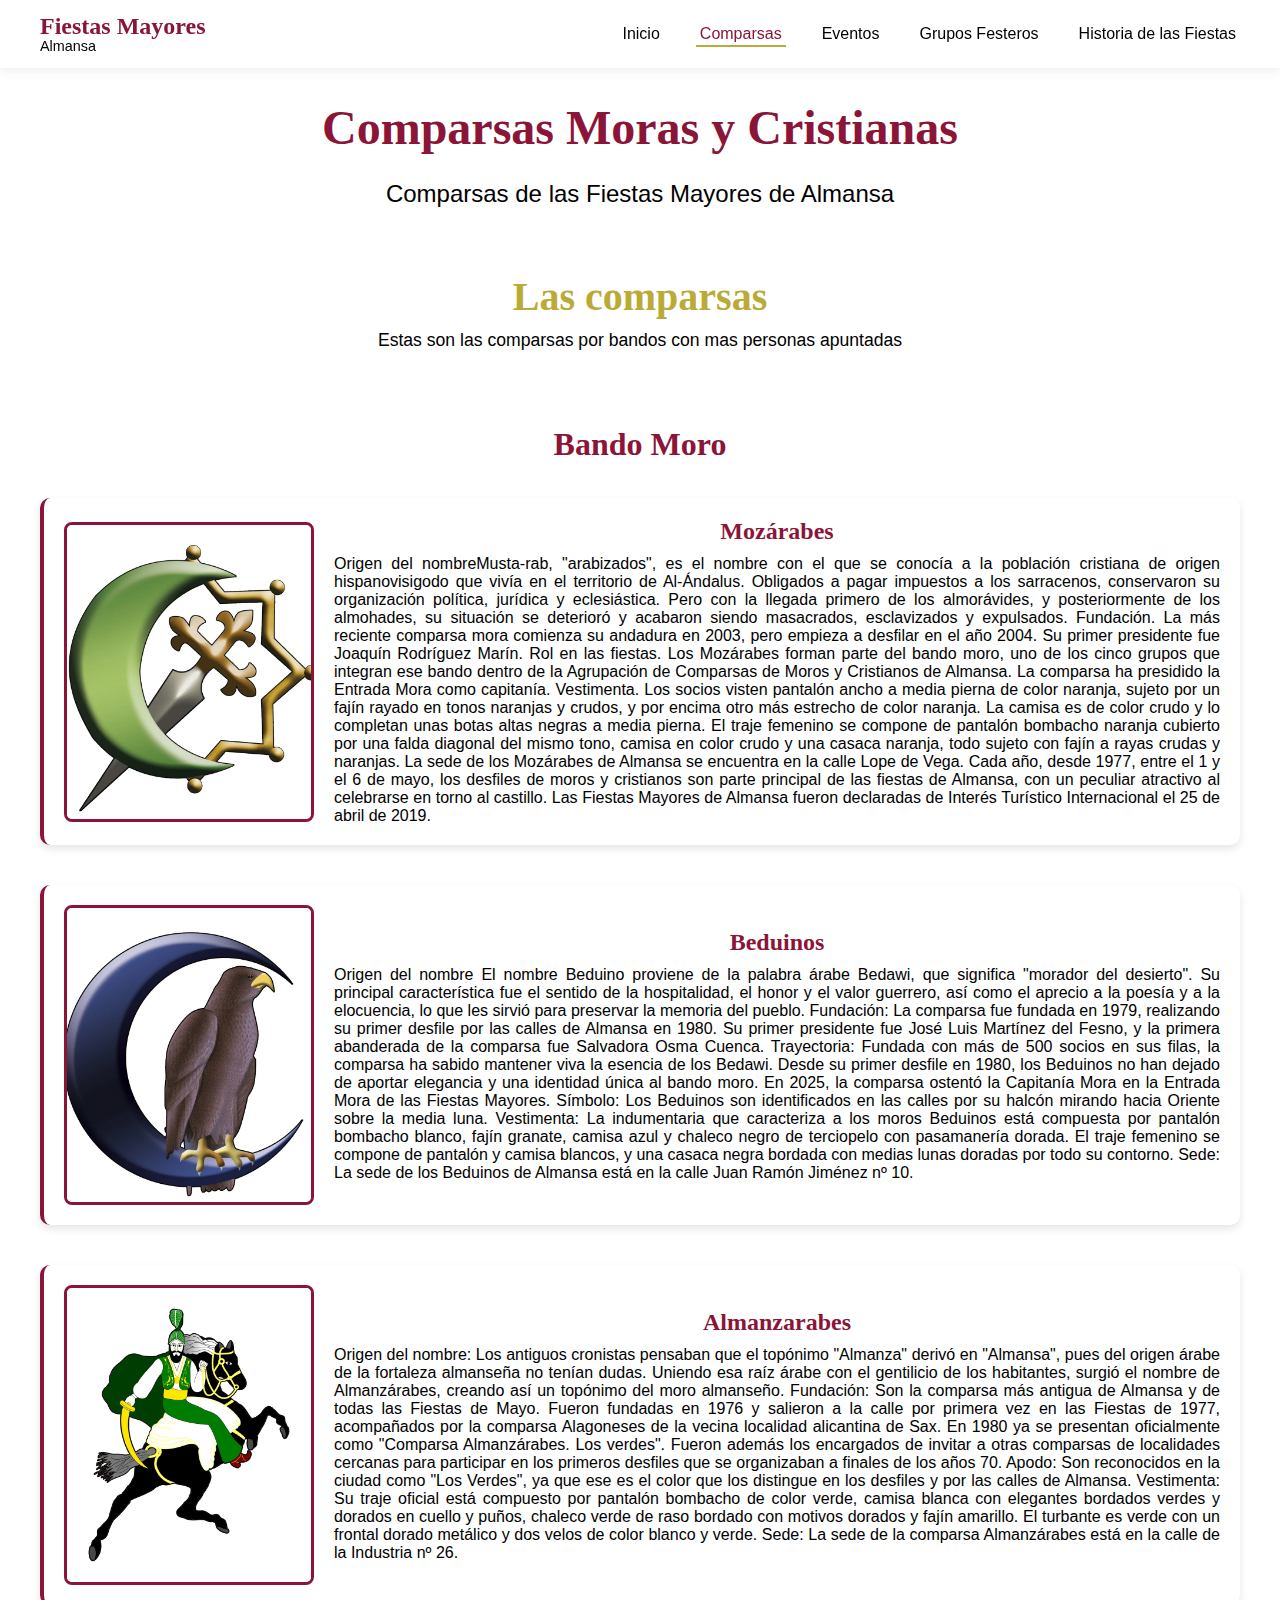
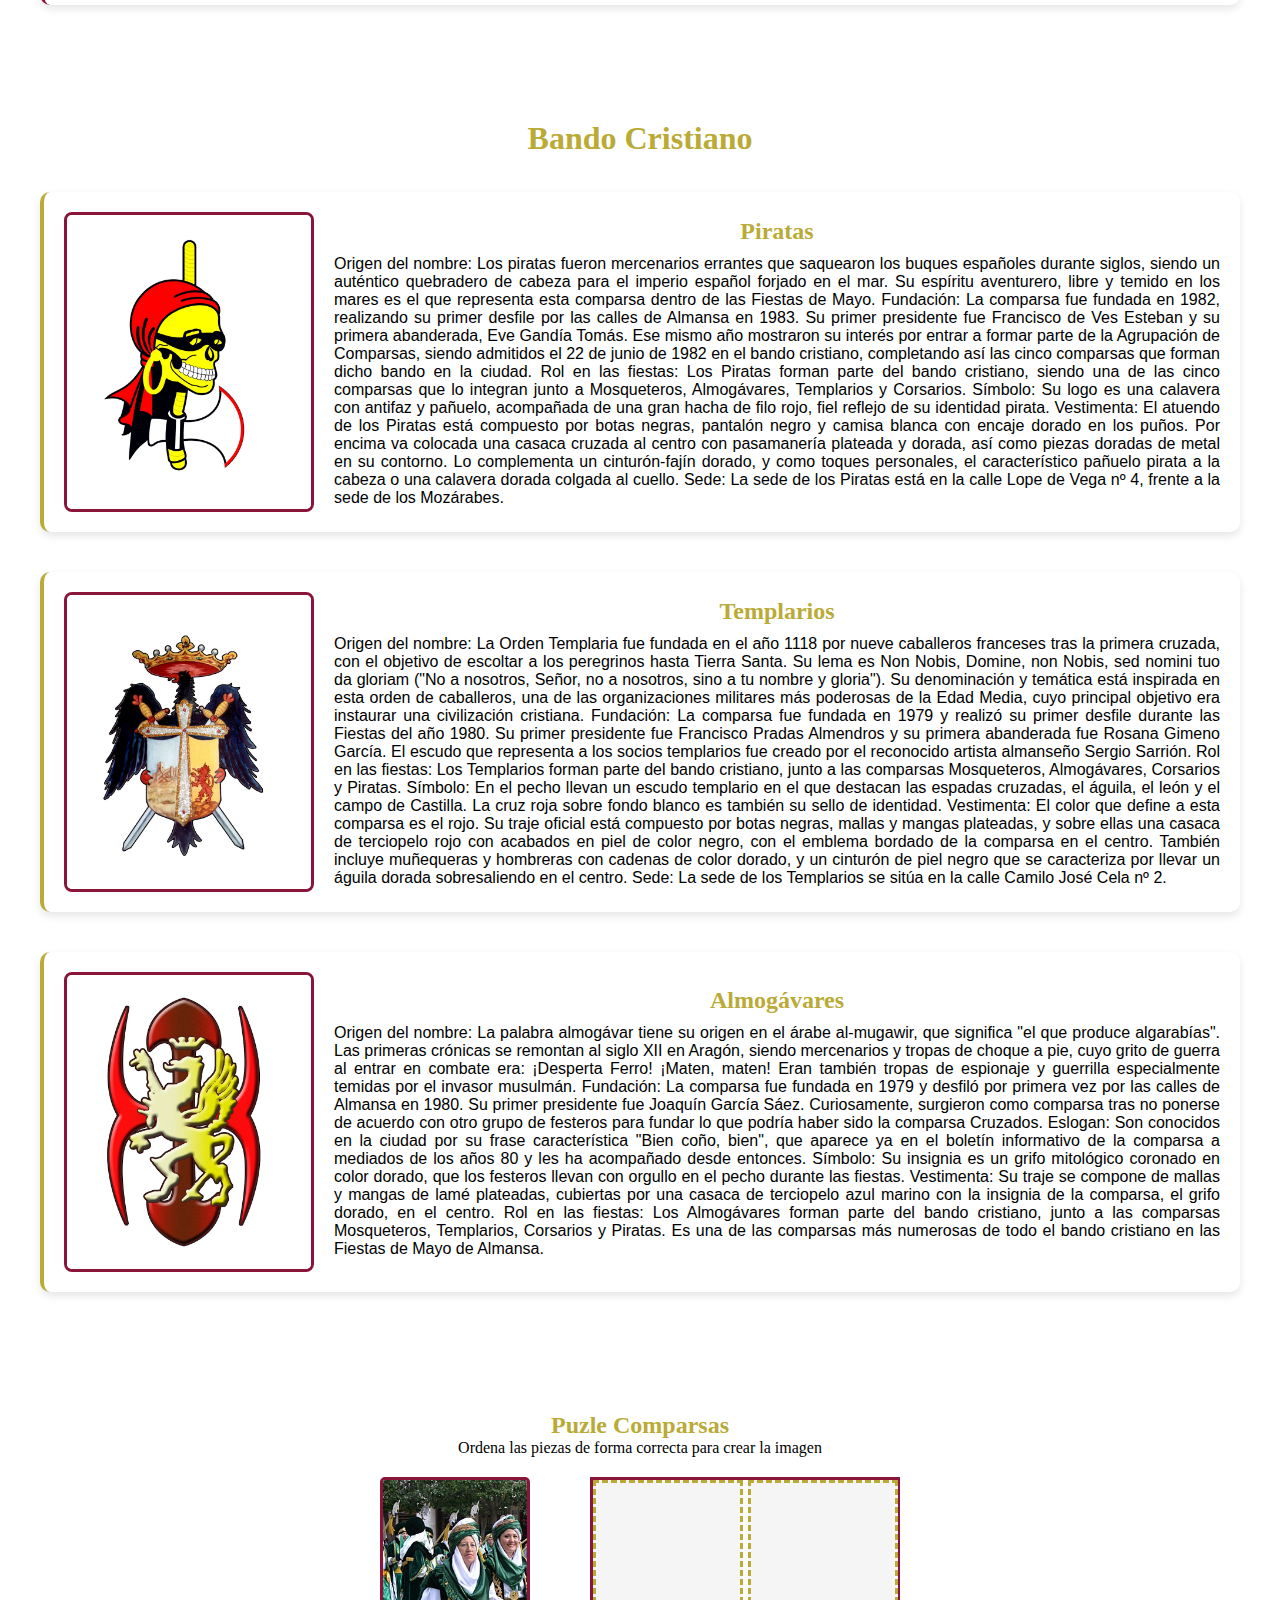
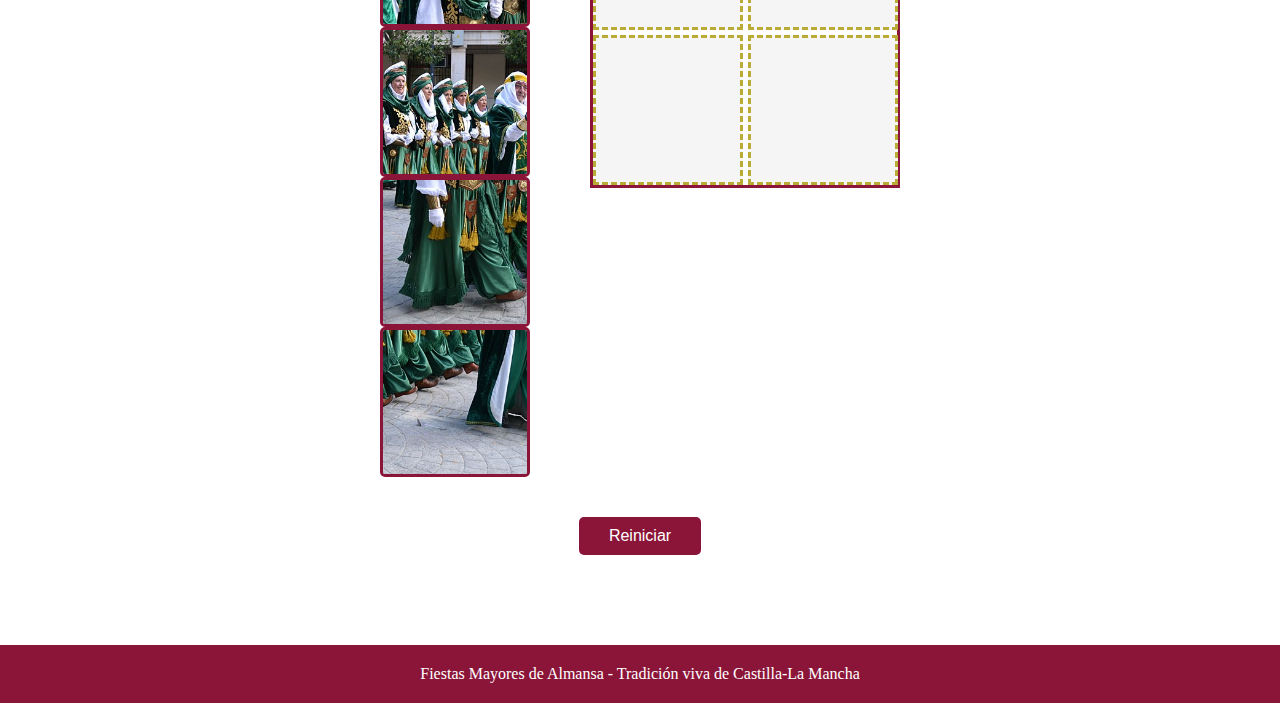
<file: ComparsasCristianas.html>
<!DOCTYPE html>
<html lang="es">
<head>
    <meta charset="UTF-8">
    <meta name="viewport" content="width=device-width, initial-scale=1.0">
    <meta name="author" content="Alex Angosto Jiménez">
    <meta name="keywords" content="Almansa, Comparsas Moras, Comparsas Crisitianas, Fiestas de Mayo">
    <meta name="description" content="Fiestas Mayores de Almansa">
    <link rel="stylesheet" href="Hoja_estilos_GF.css">
    <link rel="stylesheet" href="Estilo_Comparsas.css">
    <script src="PuzzleAlex.js" defer></script>
    <title>Comparsas Cristianas y Moras</title>
</head>
<body>
    <header>
        <div class="menu">
            <a href="Inicio.html">
                <h2>Fiestas Mayores</h2>
                <p>Almansa</p>
            </a>
            <nav class="pags">
                <a class="pag" href="Inicio.html">Inicio</a>
                <a class="pag activo" href="ComparsasCristianas.html">Comparsas</a>
                <a class="pag" href="Eventos.html">Eventos</a>
                <a class="pag" href="GruposFesteros.html">Grupos Festeros</a>
                <a class="pag" href="Historia.html">Historia de las Fiestas</a>
            </nav>
        </div>
        <h1>Comparsas Moras y Cristianas</h1>
        <h3 class="sub">Comparsas de las Fiestas Mayores de Almansa</h3>
    </header>
    <section id="comparsas">
            <div class="comparsas-header">
                <h2>Las comparsas</h2>
                <p>Estas son las comparsas por bandos con mas personas apuntadas</p>
            </div>
            <div class="bando" id="moros">
                <div class="bando-titulo moro">
                    <h3>Bando Moro</h3>
                </div>
                
                <div class="comparsas-grid">
                <div class="comparsa-card moro">
                    <img src="Imagenes/mozarabes.jpg" alt="Mozárabes">
                    <div class="comparsa-texto">
                    <h4>Mozárabes</h4>
                    <p>Origen del nombreMusta-rab, "arabizados", es el nombre con el que se conocía a la población cristiana de origen hispanovisigodo que vivía en el territorio de Al-Ándalus.
                    Obligados a pagar impuestos a los sarracenos, conservaron su organización política, jurídica y eclesiástica.
                    Pero con la llegada primero de los almorávides, y posteriormente de los almohades, su situación se deterioró y acabaron siendo masacrados,
                    esclavizados y expulsados.
                    Fundación. La más reciente comparsa mora comienza su andadura en 2003, pero empieza a desfilar en el año 2004.
                    Su primer presidente fue Joaquín Rodríguez Marín.
                    Rol en las fiestas. Los Mozárabes forman parte del bando moro, uno de los cinco grupos que integran ese bando dentro de la Agrupación
                    de Comparsas de Moros y Cristianos de Almansa. La comparsa ha presidido la Entrada Mora como capitanía.
                    Vestimenta. Los socios visten pantalón ancho a media pierna de color naranja, sujeto por un fajín rayado en tonos naranjas y crudos,
                    y por encima otro más estrecho de color naranja. La camisa es de color crudo y lo completan unas botas altas negras a media pierna. El traje femenino se compone de pantalón bombacho naranja cubierto por una falda diagonal del mismo tono, camisa en color crudo y una casaca naranja, todo sujeto con fajín a rayas crudas y naranjas.
                    La sede de los Mozárabes de Almansa se encuentra en la calle Lope de Vega.
                    Cada año, desde 1977, entre el 1 y el 6 de mayo, los desfiles de moros y cristianos son parte principal de las fiestas de Almansa, con un peculiar atractivo al celebrarse en torno al castillo. Las Fiestas Mayores de Almansa fueron declaradas de Interés Turístico Internacional el 25 de abril de 2019.</p>
                    </div>
                </div>

                <div class="comparsa-card moro">
                    <img src="Imagenes/beduinos.jpg" alt="Beduinos">
                    <div class="comparsa-texto">
                    <h4>Beduinos</h4>
                    <p>
                        Origen del nombre
                        El nombre Beduino proviene de la palabra árabe Bedawi, que significa "morador del desierto". Su principal característica fue el sentido de la hospitalidad, el honor y el valor guerrero, así como el aprecio a la poesía y a la elocuencia, lo que les sirvió para preservar la memoria del pueblo.
                        Fundación: La comparsa fue fundada en 1979, realizando su primer desfile por las calles de Almansa en 1980. Su primer presidente fue José Luis Martínez del Fesno, y la primera abanderada de la comparsa fue Salvadora Osma Cuenca.
                        Trayectoria: Fundada con más de 500 socios en sus filas, la comparsa ha sabido mantener viva la esencia de los Bedawi. Desde su primer desfile en 1980, los Beduinos no han dejado de aportar elegancia y una identidad única al bando moro. En 2025, la comparsa ostentó la Capitanía Mora en la Entrada Mora de las Fiestas Mayores.
                        Símbolo: Los Beduinos son identificados en las calles por su halcón mirando hacia Oriente sobre la media luna.
                        Vestimenta: La indumentaria que caracteriza a los moros Beduinos está compuesta por pantalón bombacho blanco, fajín granate, camisa azul y chaleco negro de terciopelo con pasamanería dorada. El traje femenino se compone de pantalón y camisa blancos, y una casaca negra bordada con medias lunas doradas por todo su contorno.
                        Sede: La sede de los Beduinos de Almansa está en la calle Juan Ramón Jiménez nº 10.
                    </p>
                    </div>
                </div>

                <div class="comparsa-card moro">
                    <img src="Imagenes/almanzarabes.jpg" alt="Almanzarabes">
                    <div class="comparsa-texto">
                    <h4>Almanzarabes</h4>
                    <p>
                    Origen del nombre: Los antiguos cronistas pensaban que el topónimo "Almanza" derivó en "Almansa", pues del origen árabe de la fortaleza almanseña no tenían dudas. Uniendo esa raíz árabe con el gentilicio de los habitantes, surgió el nombre de Almanzárabes, creando así un topónimo del moro almanseño.
                    Fundación: Son la comparsa más antigua de Almansa y de todas las Fiestas de Mayo. Fueron fundadas en 1976 y salieron a la calle por primera vez en las Fiestas de 1977, acompañados por la comparsa Alagoneses de la vecina localidad alicantina de Sax. En 1980 ya se presentan oficialmente como "Comparsa Almanzárabes. Los verdes". Fueron además los encargados de invitar a otras comparsas de localidades cercanas para participar en los primeros desfiles que se organizaban a finales de los años 70.
                    Apodo: Son reconocidos en la ciudad como "Los Verdes", ya que ese es el color que los distingue en los desfiles y por las calles de Almansa.
                    Vestimenta: Su traje oficial está compuesto por pantalón bombacho de color verde, camisa blanca con elegantes bordados verdes y dorados en cuello y puños, chaleco verde de raso bordado con motivos dorados y fajín amarillo. El turbante es verde con un frontal dorado metálico y dos velos de color blanco y verde.
                    Sede: La sede de la comparsa Almanzárabes está en la calle de la Industria nº 26.
                    </p>
                    </div>
                </div>
            </div>
            </div>
            <div class="bando" id="cristianos">
                <div class="bando-titulo cristiano">
                    <h3>Bando Cristiano</h3>
                </div>
                <div class="comparsas-grid">
                    <div class="comparsa-card cristiano">
                        <img src="Imagenes/piratas.jpg" alt="Piratas">
                        <div class="comparsa-texto">
                        <h4>Piratas</h4>
                        <p>
                            Origen del nombre: Los piratas fueron mercenarios errantes que saquearon los buques españoles durante siglos, siendo un auténtico quebradero de cabeza para el imperio español forjado en el mar. Su espíritu aventurero, libre y temido en los mares es el que representa esta comparsa dentro de las Fiestas de Mayo.
                            Fundación: La comparsa fue fundada en 1982, realizando su primer desfile por las calles de Almansa en 1983. Su primer presidente fue Francisco de Ves Esteban y su primera abanderada, Eve Gandía Tomás. Ese mismo año mostraron su interés por entrar a formar parte de la Agrupación de Comparsas, siendo admitidos el 22 de junio de 1982 en el bando cristiano, completando así las cinco comparsas que forman dicho bando en la ciudad.
                            Rol en las fiestas: Los Piratas forman parte del bando cristiano, siendo una de las cinco comparsas que lo integran junto a Mosqueteros, Almogávares, Templarios y Corsarios.
                            Símbolo: Su logo es una calavera con antifaz y pañuelo, acompañada de una gran hacha de filo rojo, fiel reflejo de su identidad pirata.
                            Vestimenta: El atuendo de los Piratas está compuesto por botas negras, pantalón negro y camisa blanca con encaje dorado en los puños. Por encima va colocada una casaca cruzada al centro con pasamanería plateada y dorada, así como piezas doradas de metal en su contorno. Lo complementa un cinturón-fajín dorado, y como toques personales, el característico pañuelo pirata a la cabeza o una calavera dorada colgada al cuello.
                            Sede: La sede de los Piratas está en la calle Lope de Vega nº 4, frente a la sede de los Mozárabes.
                        </p>
                        </div>
                    </div>
                <div class="comparsa-card cristiano">
                    <img src="Imagenes/templarios.jpg" alt="Templarios">
                    <div class="comparsa-texto">
                    <h4>Templarios</h4>
                    <p>
                        Origen del nombre: La Orden Templaria fue fundada en el año 1118 por nueve caballeros franceses tras la primera cruzada, con el objetivo de escoltar a los peregrinos hasta Tierra Santa. Su lema es Non Nobis, Domine, non Nobis, sed nomini tuo da gloriam ("No a nosotros, Señor, no a nosotros, sino a tu nombre y gloria"). Su denominación y temática está inspirada en esta orden de caballeros, una de las organizaciones militares más poderosas de la Edad Media, cuyo principal objetivo era instaurar una civilización cristiana.
                        Fundación: La comparsa fue fundada en 1979 y realizó su primer desfile durante las Fiestas del año 1980. Su primer presidente fue Francisco Pradas Almendros y su primera abanderada fue Rosana Gimeno García. El escudo que representa a los socios templarios fue creado por el reconocido artista almanseño Sergio Sarrión.
                        Rol en las fiestas: Los Templarios forman parte del bando cristiano, junto a las comparsas Mosqueteros, Almogávares, Corsarios y Piratas.
                        Símbolo: En el pecho llevan un escudo templario en el que destacan las espadas cruzadas, el águila, el león y el campo de Castilla. La cruz roja sobre fondo blanco es también su sello de identidad.
                        Vestimenta: El color que define a esta comparsa es el rojo. Su traje oficial está compuesto por botas negras, mallas y mangas plateadas, y sobre ellas una casaca de terciopelo rojo con acabados en piel de color negro, con el emblema bordado de la comparsa en el centro. También incluye muñequeras y hombreras con cadenas de color dorado, y un cinturón de piel negro que se caracteriza por llevar un águila dorada sobresaliendo en el centro.
                        Sede: La sede de los Templarios se sitúa en la calle Camilo José Cela nº 2.
                    </p>
                    </div>
                </div>
                <div class="comparsa-card cristiano">
                    <img src="Imagenes/almogabares.jpg" alt="Almogávares">
                    <div class="comparsa-texto">
                    <h4>Almogávares</h4>
                    <p>
                        Origen del nombre: La palabra almogávar tiene su origen en el árabe al-mugawir, que significa "el que produce algarabías". Las primeras crónicas se remontan al siglo XII en Aragón, siendo mercenarios y tropas de choque a pie, cuyo grito de guerra al entrar en combate era: ¡Desperta Ferro! ¡Maten, maten! Eran también tropas de espionaje y guerrilla especialmente temidas por el invasor musulmán.
                        Fundación: La comparsa fue fundada en 1979 y desfiló por primera vez por las calles de Almansa en 1980. Su primer presidente fue Joaquín García Sáez. Curiosamente, surgieron como comparsa tras no ponerse de acuerdo con otro grupo de festeros para fundar lo que podría haber sido la comparsa Cruzados.
                        Eslogan: Son conocidos en la ciudad por su frase característica "Bien coño, bien", que aparece ya en el boletín informativo de la comparsa a mediados de los años 80 y les ha acompañado desde entonces.
                        Símbolo: Su insignia es un grifo mitológico coronado en color dorado, que los festeros llevan con orgullo en el pecho durante las fiestas.
                        Vestimenta: Su traje se compone de mallas y mangas de lamé plateadas, cubiertas por una casaca de terciopelo azul marino con la insignia de la comparsa, el grifo dorado, en el centro.
                        Rol en las fiestas: Los Almogávares forman parte del bando cristiano, junto a las comparsas Mosqueteros, Templarios, Corsarios y Piratas. Es una de las comparsas más numerosas de todo el bando cristiano en las Fiestas de Mayo de Almansa.
                    </p>
                    </div>
                </div>
            </div>
        </div>
        </section>

        <section class="puzzle-section" id="puzzle">
            <h2>Puzle Comparsas</h2>
            <p>Ordena las piezas de forma correcta para crear la imagen</p>
            <div class="puzzle-contenedor">
                <div class=" puzzle-pieza-sueltas" id="piezasSueltas">
                    <div class="puzzle-pieza" id="pieza0" draggable="true" data-pos="0">
                        <img src="Imagenes/pieza0.jpg" alt="pieza0">
            </div>
            <div class="puzzle-pieza" id="pieza1" draggable="true" data-pos="1">
                <img src="Imagenes/pieza1.jpg" alt="pieza1">

            </div>
            <div class="puzzle-pieza" id="pieza2" draggable="true" data-pos="2">
                <img src="Imagenes/pieza2.jpg" alt="pieza2">
            </div>
            <div class="puzzle-pieza" id="pieza3" draggable="true" data-pos="3">
                <img src="Imagenes/pieza3.jpg" alt="pieza3">
            </div>
                </div>

            <div class="puzzle-tablero" id="puzzleTablero">
            <div class="puzzle-hueco" data-hueco="0"></div>
            <div class="puzzle-hueco" data-hueco="1"></div>
            <div class="puzzle-hueco" data-hueco="2"></div>
            <div class="puzzle-hueco" data-hueco="3"></div>
            </div>
        </div>
            <button class="puzzle-boton" id="puzzleReiniciar">Reiniciar</button>
        </section>
        
    <footer>Fiestas Mayores de Almansa - Tradición viva de Castilla-La Mancha</footer>
</body>
</html>
</file>
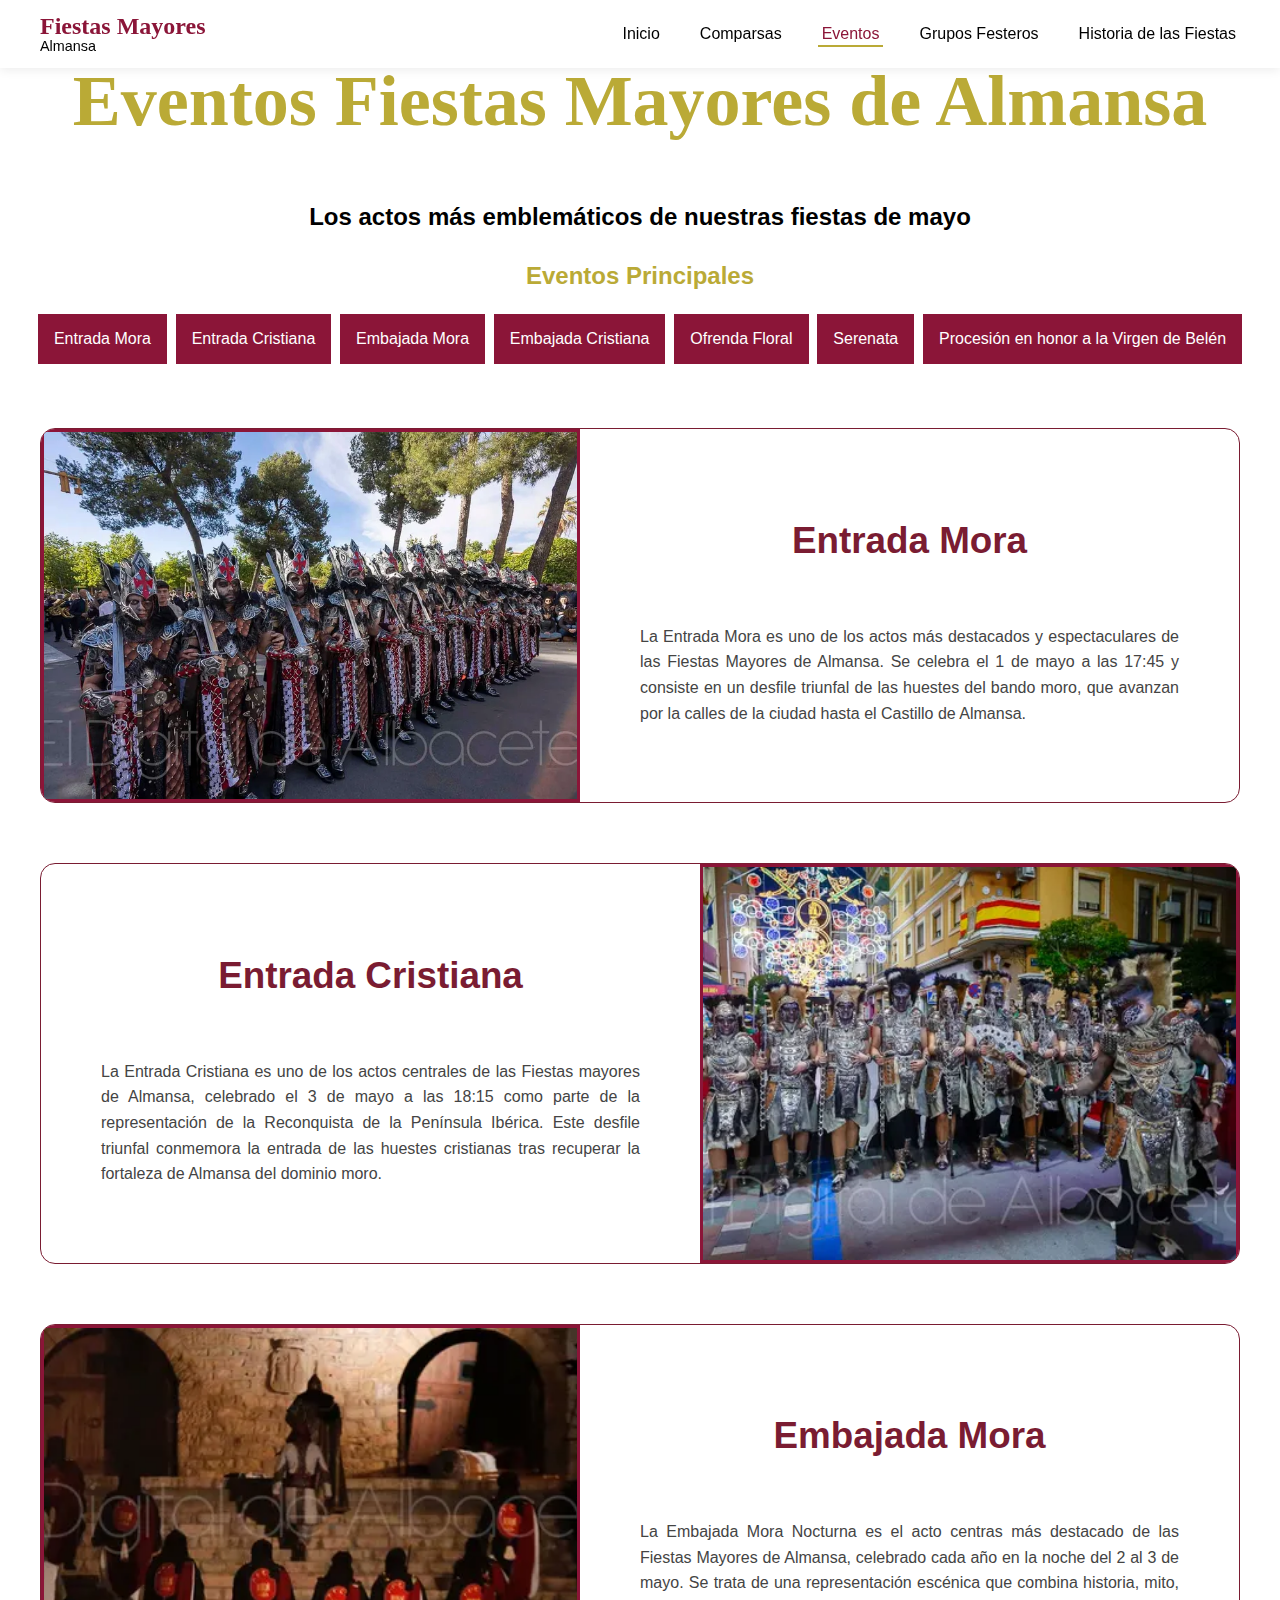
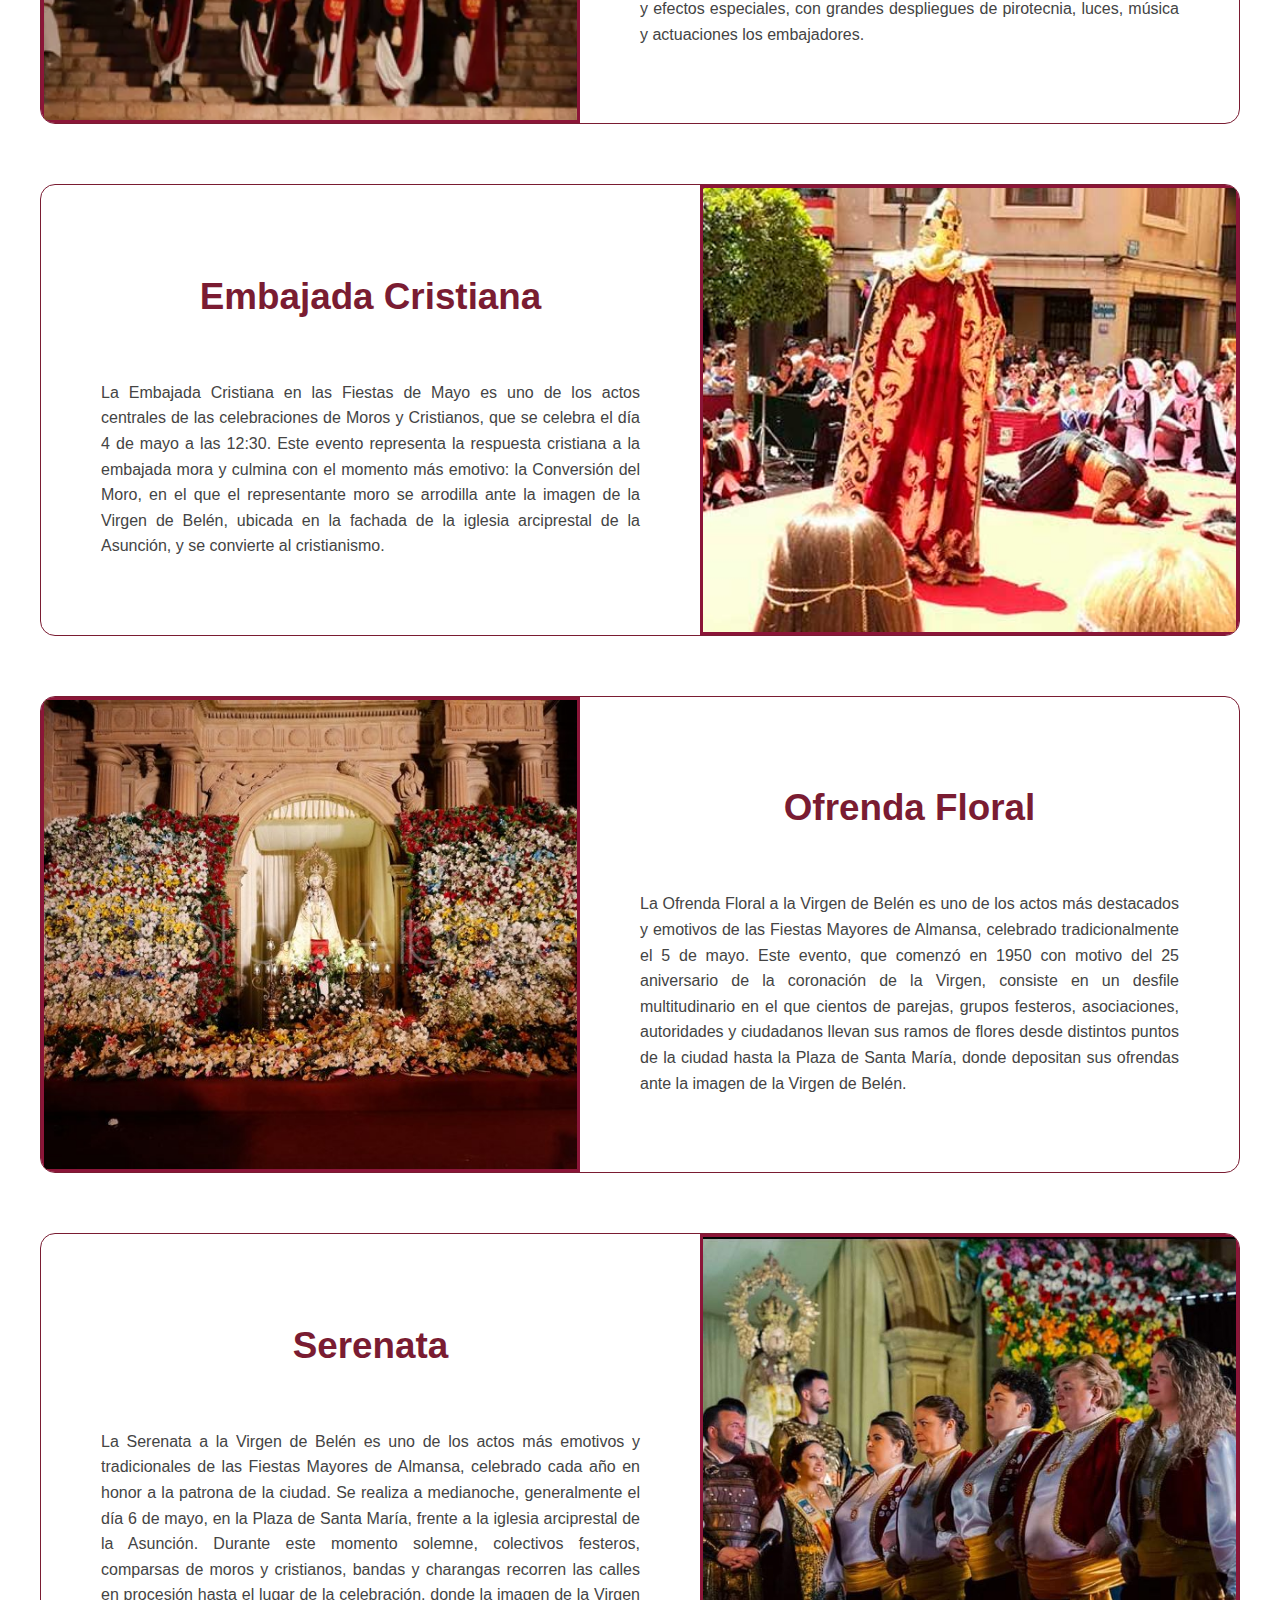
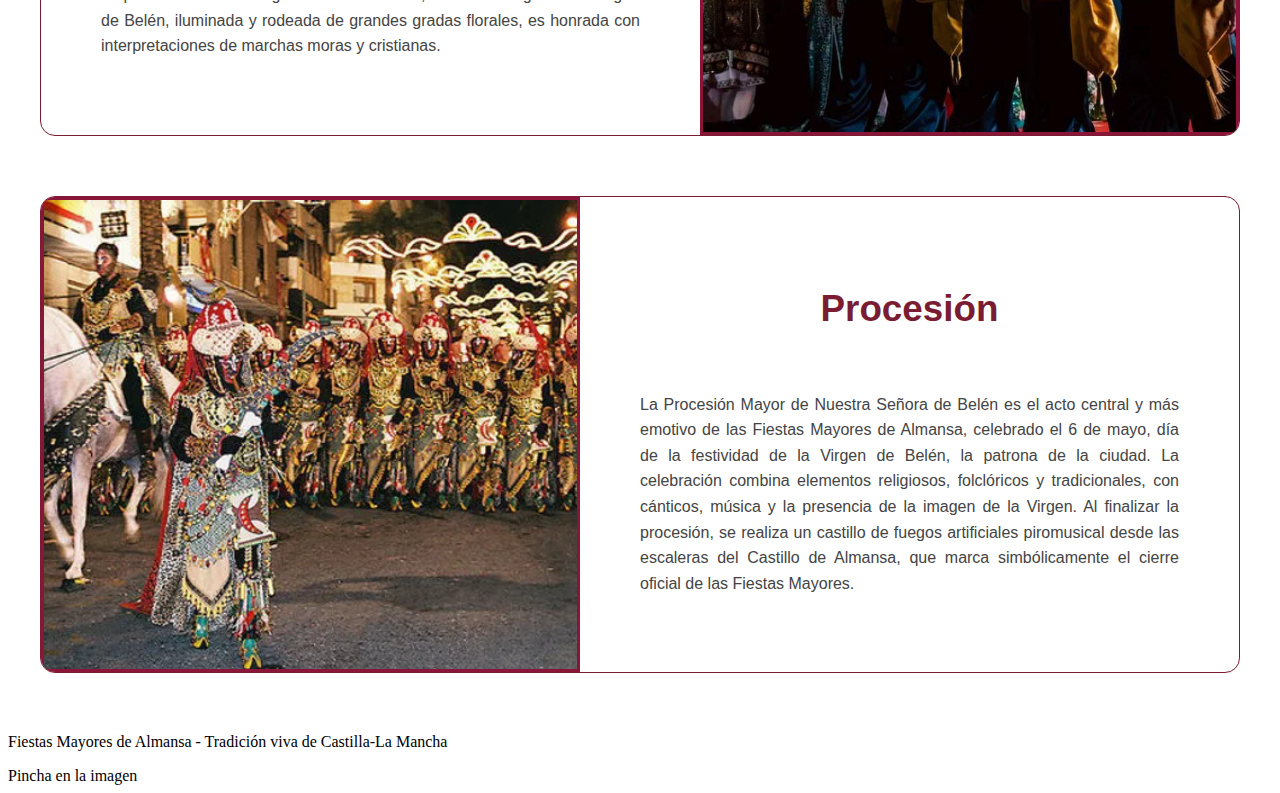
<file: Eventos.html>
<!DOCTYPE html>
<html lang="es">
<head>
    <meta charset="UTF-8">
    <meta name="viewport" content="width=device-width, initial-scale=1.0">
    <title>Eventos de las Fiestas Mayores de Almansa</title>
    <link rel="stylesheet" href="Hoja_estilos_GF.css">
</head>
<body>
    <header>
            <!--Menú-->
        <div class="menu">
            <a href="Inicio.html">
                <h2>Fiestas Mayores</h2>
                <p>Almansa</p>     
            </a>
            <nav class="pags">
                <a class="pag" href="Inicio.html">Inicio</a>
                <a class="pag" href="ComparsasCristianas.html">Comparsas</a>
                <a class="pag activo" href="Eventos.html">Eventos</a>
                <a class="pag" href="GruposFesteros.html">Grupos Festeros</a>
                <a class="pag" href="Historia.html">Historia de las Fiestas</a>
            </nav>

        </div>
            <!--Encabezado-->
        <div>  
            <h2>Eventos Fiestas Mayores de Almansa</h2>
            <h4 class="sub">Los actos más emblemáticos de nuestras fiestas de mayo</h4>
        </div>
    </header>
        <!--Submenú-->
    <main>
        <h2>Eventos Principales</h2>
        <nav class="secciones">
            <a class="caja" href="#entradaMora">Entrada Mora</a>
            <a class="caja" href="#entradaCristiana">Entrada Cristiana</a>
            <a class="caja" href="#embajadaMora">Embajada Mora</a>
            <a class="caja" href="#embajadaCristiana">Embajada Cristiana</a>
            <a class="caja" href="#ofrenda">Ofrenda Floral</a>
            <a class="caja" href="#serenata">Serenata</a>
            <a class="caja" href="#procesion">Procesión en honor a la Virgen de Belén</a>

        </nav>
            <!--Entrada Mora-->
        <section class="contenedorEvento" id="entradaMora">
            <div class="imgEvento">
                <a href="https://www.youtube.com/live/S3SdKBYQs6I?si=9XtKUTEES4jZvRvU" target="_blank">
                    <img src="img-eventos/entrada-mora.jpg" alt="Entrada Mora" class="ImagenTexto">
                </a>
            </div>
            <div class="textoEvento">
                <h2 class="tituloEvento">Entrada Mora</h2>
                <p class="descripcionEvento">
                    La Entrada Mora es uno de los actos más destacados y espectaculares de las Fiestas Mayores de Almansa.
                    Se celebra el 1 de mayo a las 17:45 y consiste en un desfile triunfal de las huestes del bando moro, que
                    avanzan por la calles de la ciudad hasta el Castillo de Almansa.
                </p>
            </div>
        </section>
            <!--Entrada Cristiana-->
        <section class="contenedorEvento" id="entradaCristiana">
            <div class="textoEvento">
                <h2 class="tituloEvento">Entrada Cristiana</h2>
                <p class="descripcionEvento">
                    La Entrada Cristiana es uno de los actos centrales de las Fiestas mayores de Almansa,
                    celebrado el 3 de mayo a las 18:15 como parte de la representación de la Reconquista de la
                    Península Ibérica. Este desfile triunfal conmemora la entrada de las huestes cristianas tras
                    recuperar la fortaleza de Almansa del dominio moro.
                </p>
            </div>
            <div class="imgEvento">
                <a href="https://www.youtube.com/live/wC46RUa93q4?si=yD-IsxKQ5ie5Xnef" target="_blank">
                    <img src="img-eventos/entrada-cristiana.jpg" alt="Entrada Cristiana" class="ImagenTexto">
                </a>
            </div>
        </section>
            <!--Embajada Mora-->
        <section class="contenedorEvento" id="embajadaMora">
            <div class="imgEvento">
                <a href="https://youtu.be/snsrBQq1zDI?si=VZphVxaMDETIrFji" target="_blank">
                    <img src="img-eventos/embajada-mora.jpg" alt="Embajada Mora" class="ImagenTexto">
                </a>
            </div>
            <div class="textoEvento">
                <h2 class="tituloEvento">Embajada Mora</h2>
                <p class="descripcionEvento">
                    La Embajada Mora Nocturna es el acto centras más destacado de las Fiestas
                    Mayores de Almansa, celebrado cada año en la  noche del 2 al 3 de mayo.
                    Se trata de una representación escénica que combina historia, mito, y efectos
                    especiales, con grandes despliegues de pirotecnia, luces, música y actuaciones
                    los embajadores.
                </p>
            </div>
        </section>
            <!--Embajada Cristiana-->
        <section class="contenedorEvento" id="embajadaCristiana">
            <div class="textoEvento">
                <h2 class="tituloEvento">Embajada Cristiana</h2>
                <p class="descripcionEvento">
                    La Embajada Cristiana en las Fiestas de Mayo es uno de los actos centrales
                    de las celebraciones de Moros y Cristianos, que se celebra el día 4 de mayo
                    a las 12:30. Este evento representa la respuesta cristiana a la embajada mora y
                    culmina con el momento más emotivo: la Conversión del Moro, en el que el representante
                    moro se arrodilla ante la imagen de la Virgen de Belén, ubicada en la fachada de la
                    iglesia arciprestal de la Asunción, y se convierte al cristianismo.    
                </p>
            </div>
            <div class="imgEvento">
                <a href="https://youtu.be/GTix1T0jUFU?si=78Zznczpr6siCWro" target="_blank">
                    <img src="img-eventos/embajada-cristiana.jpg" alt="Embajada Cristiana" class="ImagenTexto">
                </a>
            </div>
        </section>
            <!--Ofrenda Floral-->
        <section class="contenedorEvento" id="ofrenda">
            <div class="imgEvento">
                <a href="https://www.youtube.com/live/ybzsyA6AXXw?si=jKQdn7HG-ZQfafaS" target="_blank">
                    <img src="img-eventos/ofrenda-floral.jpg" alt="Ofrenda Floral" class="ImagenTexto">
                </a>
            </div>
            <div class="textoEvento">
                <h2 class="tituloEvento">Ofrenda Floral</h2>
                <p class="descripcionEvento">
                    La Ofrenda Floral a la Virgen de Belén es uno de los actos más destacados y emotivos de
                    las Fiestas Mayores de Almansa, celebrado tradicionalmente el 5 de mayo.  Este evento,
                    que comenzó en 1950 con motivo del 25 aniversario de la coronación de la Virgen, consiste
                    en un desfile multitudinario en el que cientos de parejas, grupos festeros, asociaciones, 
                    autoridades y ciudadanos llevan sus ramos de flores desde distintos puntos de la ciudad
                    hasta la Plaza de Santa María, donde depositan sus ofrendas ante la imagen de la Virgen de Belén.
                </p>
            </div>
        </section>
          <!--Serenata-->
        <section class="contenedorEvento" id="serenata">
            <div class="textoEvento">
                <h2 class="tituloEvento">Serenata</h2>
                <p class="descripcionEvento">
                    La Serenata a la Virgen de Belén es uno de los actos más emotivos y tradicionales de las Fiestas 
                    Mayores de Almansa, celebrado cada año en honor a la patrona de la ciudad.  Se realiza a medianoche, 
                    generalmente el día 6 de mayo, en la Plaza de Santa María, frente a la iglesia arciprestal de la Asunción. 
                    Durante este momento solemne, colectivos festeros, comparsas de moros y cristianos, bandas y charangas 
                    recorren las calles en procesión hasta el lugar de la celebración, donde la imagen de la Virgen de Belén, 
                    iluminada y rodeada de grandes gradas florales, es honrada con interpretaciones de marchas moras y cristianas.
                </p>
            </div>
            <div class="imgEvento">
                <a href="https://youtu.be/-eEq_QLP4Go?si=GvCbfsOWRQV-b7aw" target="_blank">
                    <img src="img-eventos/serenata.jpg" alt="Serenata" class="ImagenTexto">
                </a>
            </div>
        </section>
            <!--Procesión-->
        <section class="contenedorEvento" id="procesion">
            <div class="imgEvento">
                <a href="https://www.youtube.com/live/Ldp7dZJ7CMM?si=cVruDypESuM9Jbxc" target="_blank">
                    <img src="img-eventos/procesion.jpg" alt="Procesión" class="ImagenTexto">
                </a>
            </div>
            <div class="textoEvento">
                <h2 class="tituloEvento">Procesión</h2>
                <p class="descripcionEvento">
                    La Procesión Mayor de Nuestra Señora de Belén es el acto central y más emotivo de las Fiestas Mayores de Almansa,
                    celebrado el 6 de mayo, día de la festividad de la Virgen de Belén, la patrona de la ciudad. La celebración 
                    combina elementos religiosos, folclóricos y tradicionales, con cánticos, música y la presencia de la imagen de la Virgen. 
                    Al finalizar la procesión, se realiza un castillo de fuegos artificiales piromusical desde las escaleras del Castillo de Almansa, 
                    que marca simbólicamente el cierre oficial de las Fiestas Mayores. 
                </p>
            </div>
        </section>
    </main>
    <footer>
        <p>Fiestas Mayores de Almansa - Tradición viva de Castilla-La Mancha</p>
    </footer>
    <div id="textoHover">Pincha en la imagen</div>
    <script src="textoImagen.js"></script>
</body>
</html>
</file>
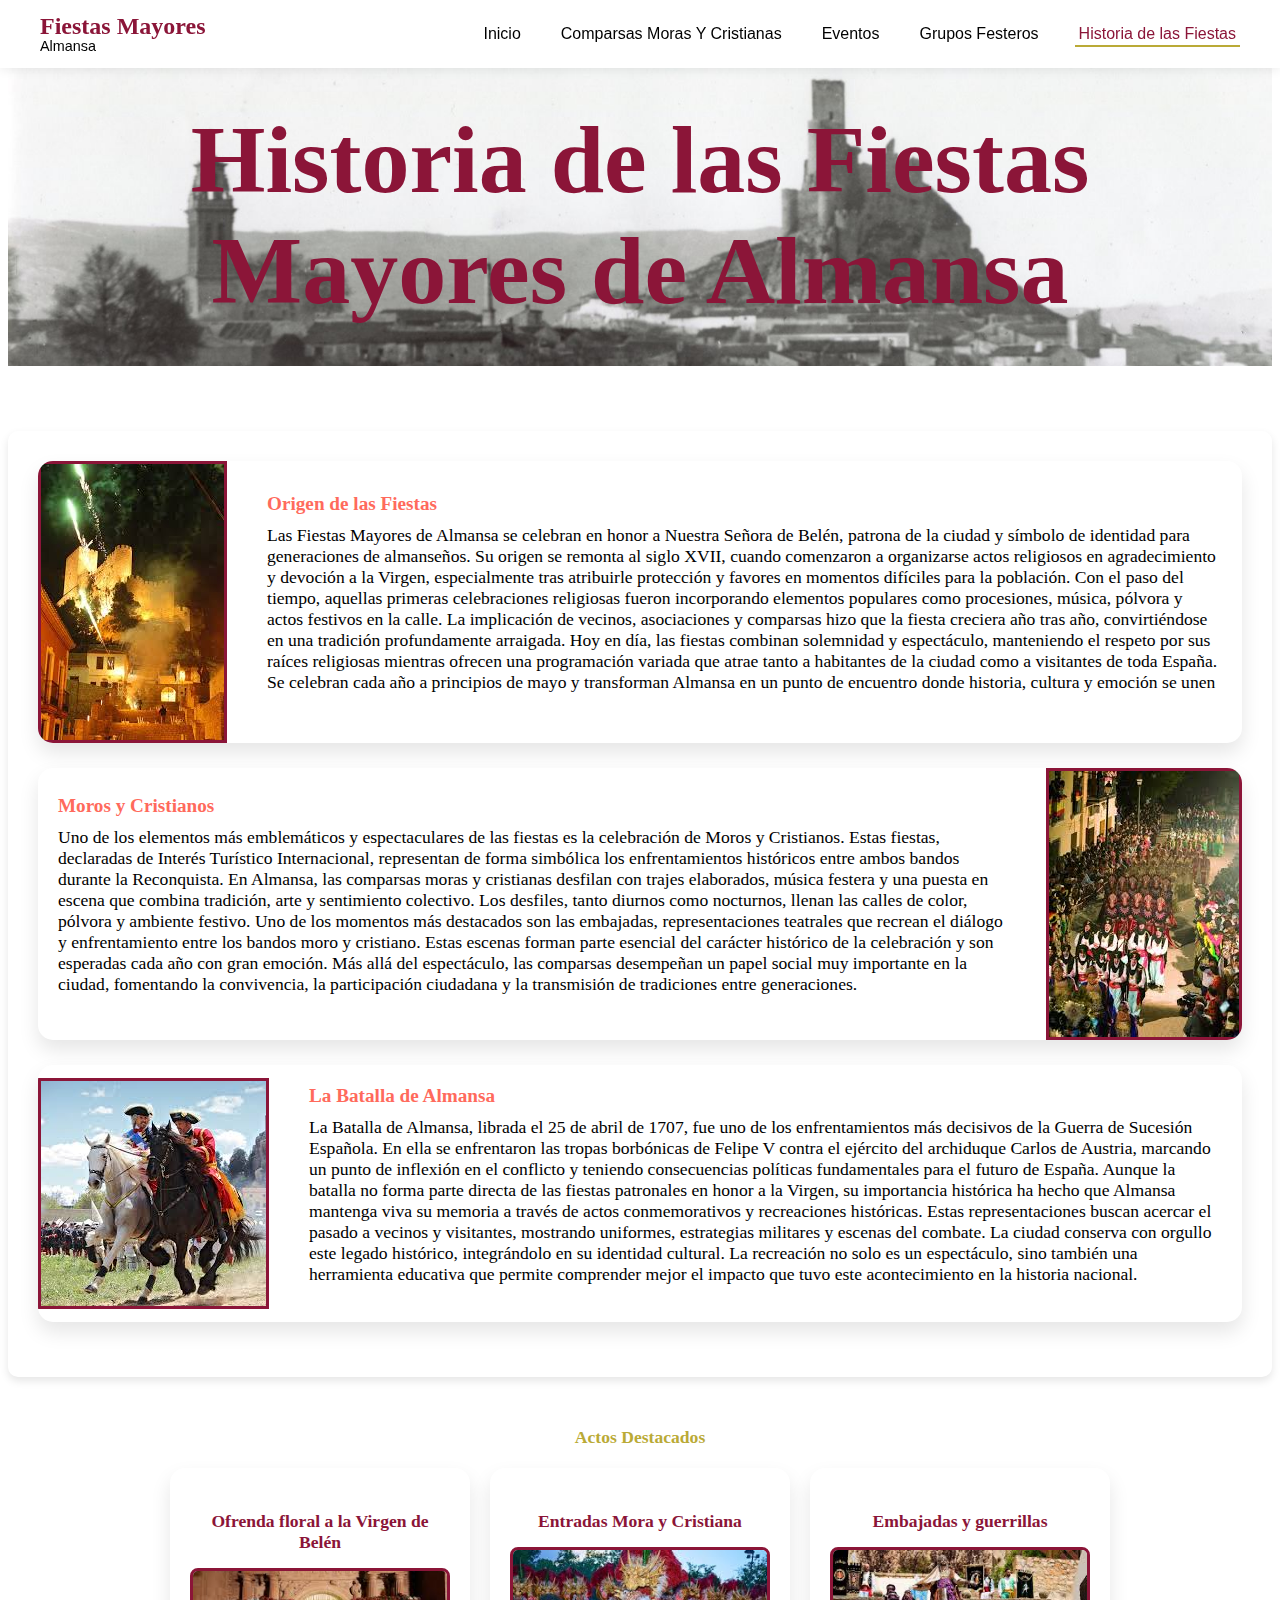
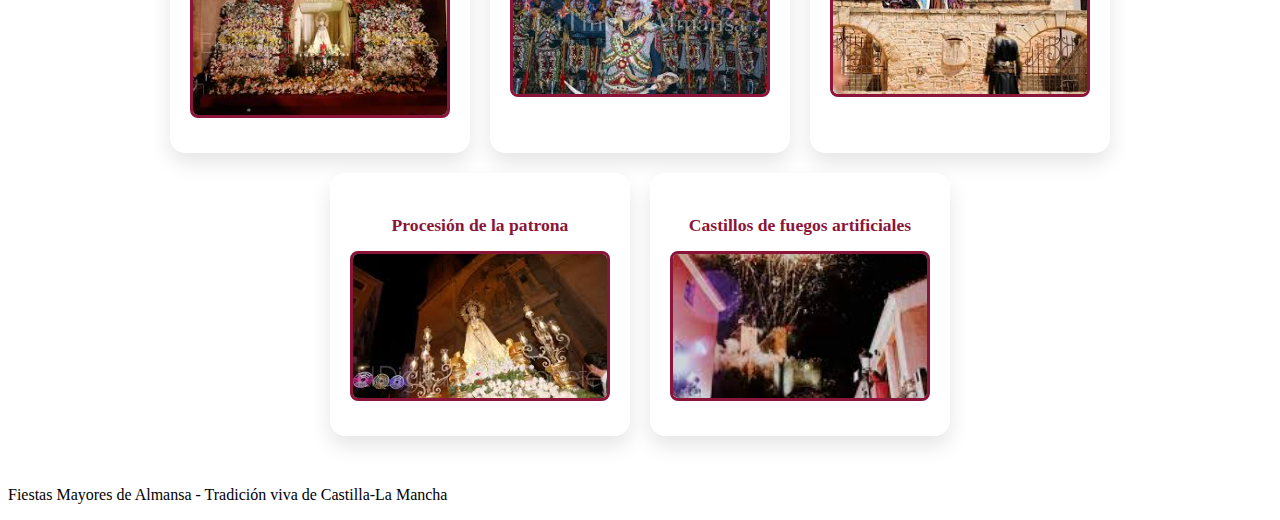
<file: Historia.html>
<!DOCTYPE html>
<html lang="es">
<head>
    <meta charset="UTF-8">
    <meta name="author" content="Bachir Omar">
    <meta name="description" content="Historia de las Fiestas Mayores de Almansa, sus orígenes, tradiciones y actos destacados.">
    <meta name="keywords" content="Fiestas Mayores de Almansa, historia, tradiciones, actos, Moros y Cristianos, Batalla de Almansa">
    <title>Historia de las Fiestas Mayores de Almansa</title>
    <link rel ="stylesheet" href="Hoja_estilos_GF.css">
 </head>
<body>

<header>
    <div class="menu">
        <a href="inicio.html">
            <h2>Fiestas Mayores</h2>
            <p>Almansa</p>
        </a>
        <nav class="pags">
            <a class="pag" href="inicio.html">Inicio</a>
            <a class="pag" href="comparsas.html">Comparsas Moras Y Cristianas</a>
            <a class="pag" href="Eventos.html">Eventos</a>
            <a class="pag" href="GruposFesteros.html">Grupos Festeros</a>
            <a class="pag activo" href="Historia.html">Historia de las Fiestas</a>
        </nav>
    </div>
    <h1>Historia de las Fiestas Mayores de Almansa</h1>
</header>

<section id="historia" class="Historia">
  <div class="Historia_I">
    <div class="Historia_card">
        <img src="img/almansa.jpg" alt="Fiestas Mayores de Almansa">
        <div class="Historia_texto">
           <span class="Historia_minitit">Origen de las Fiestas</span>
          
                <p> Las Fiestas Mayores de Almansa se celebran en honor a Nuestra Señora de Belén, 
                    patrona de la ciudad y símbolo de identidad para generaciones de almanseños. 
                    Su origen se remonta al siglo XVII, cuando comenzaron a organizarse actos religiosos en agradecimiento y 
                    devoción a la Virgen, especialmente tras atribuirle protección y favores en momentos difíciles para la población.
                    Con el paso del tiempo, aquellas primeras celebraciones religiosas fueron incorporando elementos populares como procesiones,
                    música, pólvora y actos festivos en la calle. La implicación de vecinos, asociaciones y comparsas hizo que la fiesta creciera año 
                    tras año, convirtiéndose en una tradición profundamente arraigada.
                    Hoy en día, las fiestas combinan solemnidad y espectáculo, manteniendo el respeto por sus raíces
                    religiosas mientras ofrecen una programación variada que atrae tanto a habitantes de la ciudad como a visitantes de 
                    toda España. Se celebran cada año a principios de mayo y transforman Almansa en un punto de encuentro donde historia, cultura y emoción se unen
                </p>
        </div>
    </div>
</div>

    <div class="Historia_I">
        <div class="Historia_card">
         <img src="img/morosycristianos.jpg" alt="Moros y Cristianos">
            <div class="Historia_texto">
              <span class="Historia_minitit">Moros y Cristianos</span>

                <p> Uno de los elementos más emblemáticos y espectaculares de las fiestas es la celebración de Moros y Cristianos.
                    Estas fiestas, declaradas de Interés Turístico Internacional, representan de forma simbólica los enfrentamientos 
                    históricos entre ambos bandos durante la Reconquista.
                    En Almansa, las comparsas moras y cristianas desfilan con trajes elaborados, música festera y una puesta en escena que combina tradición,
                    arte y sentimiento colectivo. Los desfiles, tanto diurnos como nocturnos, llenan las calles de color, pólvora y ambiente festivo.
                    Uno de los momentos más destacados son las embajadas, representaciones teatrales que recrean el diálogo y enfrentamiento entre los bandos moro
                    y cristiano. Estas escenas forman parte esencial del carácter histórico de la celebración y son esperadas cada año con gran emoción.
                    Más allá del espectáculo, las comparsas desempeñan un papel social muy importante en la ciudad, fomentando la convivencia, la participación
                    ciudadana y la transmisión de tradiciones entre generaciones.
                </p>
            </div>
        </div>
    </div>

    <div class="Historia_I">
        <div class="Historia_card">
         <img src="img/labatalladealmansa.jpg" alt="Recreación de la Batalla de Almansa">
            <div class="Historia_texto">
             <span class="Historia_minitit">La Batalla de Almansa</span>
    
                <p> La Batalla de Almansa, librada el 25 de abril de 1707, fue uno de los enfrentamientos más decisivos de 
                    la Guerra de Sucesión Española. En ella se enfrentaron las tropas borbónicas de Felipe V contra el ejército
                    del archiduque Carlos de Austria, marcando un punto de inflexión en el conflicto y teniendo consecuencias políticas 
                    fundamentales para el futuro de España.
                    Aunque la batalla no forma parte directa de las fiestas patronales en honor a la Virgen, su importancia histórica ha hecho que Almansa
                    mantenga viva su memoria a través de actos conmemorativos y recreaciones históricas. Estas representaciones buscan acercar el pasado a vecinos
                    y visitantes, mostrando uniformes, estrategias militares y escenas del combate.
                    La ciudad conserva con orgullo este legado histórico, integrándolo en su identidad cultural. La recreación no solo es un espectáculo, sino
                    también una herramienta educativa que permite comprender mejor el impacto que tuvo este acontecimiento en la historia nacional.
                </p>
            </div>
        </div>
    </div>
</section>

<section id="actos" class="Actos">
    <h2>Actos Destacados</h2>
    <div class="Actos_I">

        <div class="Acto_card">
            <h3>Ofrenda floral a la Virgen de Belén</h3>
            <img src="img/ofrenda.jpg" alt="Ofrenda Floral">
        </div>
        <div class="Acto_card">
            <h3>Entradas Mora y Cristiana</h3>
                <img src="img/entrada.jpg" alt="Entrada Mora y Cristiana">
        </div>
        <div class="Acto_card">
            <h3>Embajadas y guerrillas</h3>
                <img src="img/embajada.jpg" alt="Embajada">
        </div>
        <div class="Acto_card">
            <h3>Procesión de la patrona</h3>
                <img src="img/procesion.jpg" alt="Procesión de la Virgen">
        </div>
        <div class="Acto_card">
            <h3>Castillos de fuegos artificiales</h3>
                <img src="img/fuegos.jpg" alt="Fuegos Artificiales">
        </div>
    </div>
</section>

<footer>
    <p>Fiestas Mayores de Almansa - Tradición viva de Castilla-La Mancha</p>
</footer>

</body>
</html>
</file>
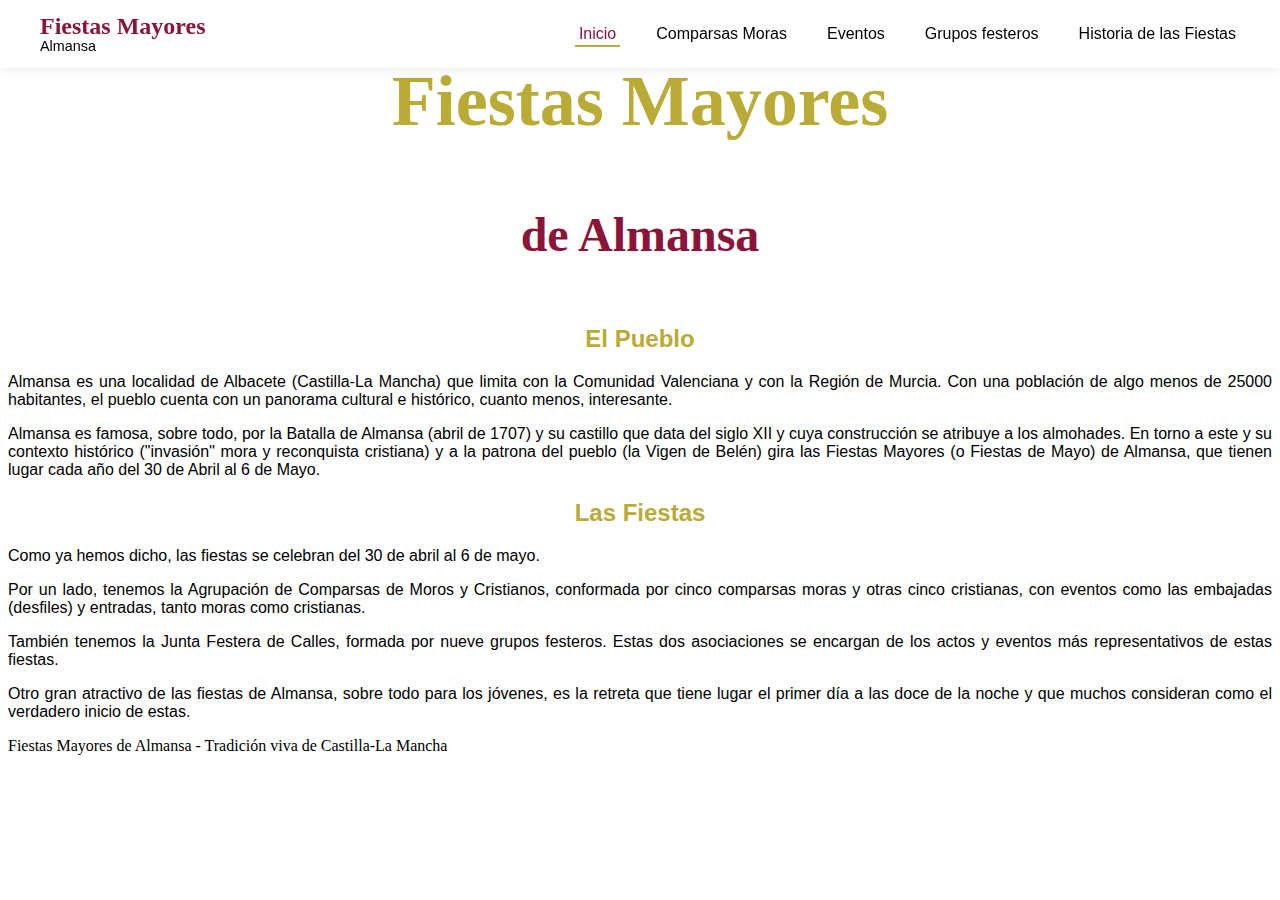
<file: Inicio.html>
<!DOCTYPE html>
<html lang="es">
    <head>
        <meta charset="UTF-8">
        <meta name="author" content="Tania Rubio Porras">
        <meta name="description" content="Los diferentes Grupos Festeros de Almansa">
        <meta name="keywords" content="Grupos Festeros, Almansa, Fiestas Mayores, Fiestas de Mayo">
        <link rel="stylesheet" href="Hoja_estilos_GF.css">
        <title>Fiestas Mayores de Almansa</title>
    </head>
    <body class="portada">
        <header>
            <div class="menu">
                <a href="Inicio.html">
                    <h2>Fiestas Mayores</h2>
                    <p>Almansa</p>     
                </a>
                <nav class="pags">
                    <a class="pag activo" href="Inicio.html">Inicio</a>
                    <a class="pag" href="">Comparsas Moras</a>
                    <a class="pag" href="Eventos.html">Eventos</a>
                    <a class="pag" href="GruposFesteros.html">Grupos festeros</a>
                    <a class="pag" href="Historia.html">Historia de las Fiestas</a>
                </nav>
            </div>
            <h2  class="arriba">Fiestas Mayores</h2>
            <h4 class="abajo">de Almansa</h4>
        </header>
        <main class="inicio-main">
            <h2 class="titulos-inicio">El Pueblo</h2>
            <p>Almansa es una localidad de Albacete (Castilla-La Mancha) que limita con la Comunidad Valenciana y con la Región de Murcia.
            Con una población de algo menos de 25000 habitantes, el pueblo cuenta con un panorama cultural e histórico, cuanto menos, interesante.</p>
            <p>Almansa es famosa, sobre todo, por la Batalla de Almansa (abril de 1707) y su castillo que data del siglo XII y cuya construcción se atribuye a los almohades.
            En torno a este y su contexto histórico ("invasión" mora y reconquista cristiana) y a la patrona del pueblo (la Vigen de Belén) gira las Fiestas Mayores (o Fiestas 
            de Mayo) de Almansa, que tienen lugar cada año del 30 de Abril al 6 de Mayo.</p>
            <h2 class="titulos-inicio">Las Fiestas</h2>
            <p>Como ya hemos dicho, las fiestas se celebran del 30 de abril al 6 de mayo.</p>
            <p>Por un lado, tenemos la Agrupación de Comparsas de Moros y Cristianos, conformada por cinco comparsas moras y otras cinco cristianas, con eventos como las embajadas 
            (desfiles) y entradas, tanto moras como cristianas.</p>
            <p>También tenemos la Junta Festera de Calles, formada por nueve grupos festeros. Estas dos asociaciones se encargan de los actos y eventos más representativos de estas fiestas.</p>
            <p>Otro gran atractivo de las fiestas de Almansa, sobre todo para los jóvenes, es la retreta que tiene lugar el primer día a las doce de la noche y que muchos consideran
            como el verdadero inicio de estas.</p>
        </main>
        <footer>
            <p>Fiestas Mayores de Almansa - Tradición viva de Castilla-La Mancha</p>
        </footer>
    </body>
</html>
</file>
<file: Hoja_estilos_GF.css>
/* PARTE DE TODOS LOS ARCHIVOS CSS PARA QUE SE APLIQUEN EN TODAS LAS PÁGINAS */
   
   
   /*Para que el menú no se corte por la derecha*/
*{
    box-sizing: border-box;
}
:root{
    --fuente-principal: Arial, Helvetica, sans-serif;
    --fuente-titulos: "Times New Roman", serif;
    /*color de letra de la cabecera*/
    --color-letra-hr: #8b1538;
    /*color de la letra de los títulos*/
    --color-letra-t: hsl(53, 55%, 47%);
    /*color letra principal*/
    --color-letra-p: black;
    /*color letra secundaria*/
    --color-letra-s: white;
    /*posición párrafos*/
    --posicion-p: justify;
    /*posición títulos*/
    --posicion-t: center;
}

header{
    color: var(--color-letra-hr);
    text-align: var(--posicion-t);
    font-size: 3rem;
    font-family: var(--fuente-titulos);
}

.menu{
    display: flex;
    align-items: center;
    justify-content: space-between;
    padding: 14px 40px;
    background: var(--color-letra-s);
    box-shadow: 0 2px 10px rgba(0,0,0,.08);
    font-family: var(--fuente-titulos);
    position: fixed;
    z-index: 100;
    left: 0;
    top:0;
    width: 100%;
}

.menu > a{
    text-decoration: none;
    flex-direction: column;
    display: flex;
    align-items: flex-start;
    gap: 0;
}

.menu h2{
    font-size: 1.5rem;
    line-height: 1;
    color: var(--color-letra-hr);
    margin: 0;
}

.menu p{
    margin: 0;
    font-size: 0.9rem;
    color: var(--color-letra-p);
    font-family: var(--fuente-principal);
}

.pags{
    display:flex; 
    flex-wrap: nowrap; 
    gap: 2rem;
    align-items: end;
}

.pag{
    position: relative; 
    font-size: 1rem;
    color: var(--color-letra-p);
    padding: 0.25em;
    text-decoration: none;
    font-family: var(--fuente-principal);
}

.pag.activo{
    color: var(--color-letra-hr);

}

.pag::after {
    content: "";
    position: absolute;
    bottom: 0;
    left: 0;
    width: 0%;
    height: 2px;
    background-color: var(--color-letra-t);
    transition: width 0.25s ease;
}

.pag:hover::after {
    width: 100%;
}

.pag.activo::after {
    width: 100%;
}

.pag:hover{
    color: var(--color-letra-hr);
}

.sub{
    color: var(--color-letra-p);
    font-size: 0.5em;
    font-family: var(--fuente-principal);
}

main{
    text-align: var(--posicion-p);
    font-family: var(--fuente-principal);
    color: var(--color-letra-p)
}

.secciones{
    display:flex; 
    flex-wrap: wrap; 
    justify-content: var(--posicion-t); 
    gap: 0.05em;
}

.caja{
    text-decoration: none;
    background-color: var(--color-letra-hr);  
    padding: 1rem; 
    margin: 0.25rem;
    color: var(--color-letra-s)
}

h2{
    text-align: var(--posicion-t);
    color: var(--color-letra-t);
}

img{
    border: 3px solid var(--color-letra-hr); 
    display: block; 
    margin: auto; 
    width: 30%;
    height: 300px;
}

iframe{
    border: 3px solid var(--color-letra-t); 
    margin:20px auto; 
    display: block;
    width: 50%;
    height: 400px;
}

.contenedorEvento{
    display:flex;
    max-width: 75em;
    margin:3.75em auto ;
    background-color: white;
    border-radius: 15px;
    overflow: hidden;
    border:0.1em solid #7a1c32;
    transition:box-shadow 0.3 ease;
}

.contenedorEvento:hover{
    box-shadow: 0 0.2em 0.4em rgba(0,0,0,0.3);
    transform: translateY(-0.05em) scale(1.02);
}

.imgEvento{
    flex: 1;
    min-height: 22em;
}

.imgEvento img{
    width: 100%;
    height: 100%;
    object-fit: cover;
    display: block;
}

.textoEvento{
    flex:1;
    padding:3.75em;
    display:flex;
    flex-direction: column;
    justify-content: center;
}

.tituloEvento{
    font-size: 2.3rem;
    color:#7a1c32;
    margin-bottom: 1.25em;
}

.descripcionEvento{
    line-height: 1.6;
    color: #444;
}

/* PARTE DE BACHIR */

.Historia{
    background-color: #fff;
    padding: 30px;
    border-radius: 10px;
    margin-top: 40px;
    box-shadow: 0 4px 8px rgba(0, 0, 0, 0.1);
}
.Historia_card{
    display:flex;
    gap: 20px;
    background-color: #fff;
    border-radius: 15px;
    overflow:hidden;
    box-shadow: 0 10px 20px rgba(0, 0, 0, 0.1);
}
.Historia_texto{
    padding: 20px;
    display:flex;
    flex-direction: column;
    justify-content: center;
}
.Historia_minitit{
    font-weight: bold;
    color: #ff6a5c;
    font-size:1.2rem;
}
.Historia_card img{
    width: 300px;
    height: 100%;
    object-fit: cover;
}
.Historia p{
    margin-top: 10px;
    font-size:1.1rem;
}
.Historia_I:nth-child(even) .Historia_card{
    flex-direction: row-reverse;
}
.Historia_I{
    margin-bottom: 25px;
}
.Historia_I p{
    margin-top: 10px;
    font-size:1.1rem;
}
.Actos{
    max-width: 1000px;
    margin: 50px auto;
    padding: 0 20px;
    text-align: center;
}
.Actos h2{
  margin: 20px auto;
  max-width: 700px;
  font-size:1.1rem;
}
.Actos_I{
    display:flex;
    gap: 20px;
    flex-wrap:wrap;
    justify-content: center;
}
.Acto_card{
    background: white;
    border-radius: 15px;
    box-shadow: 0 10px 20px rgba(0, 0, 0, 0.1);
    width: 300px;
    padding: 25px 20px;
    transition: transform 0.3s ease;
}
.Acto_card:hover{
    transform: translateY(-8px);
    box-shadow: 0 15px 30px rgba(0, 0, 0, 0.2);
}

.Acto_card h3{
    margin-bottom: 15px;
    color: var(--color-letra-hr);
    font-size: 1.1rem;
}

.Acto_card img{
    width:100%;
    height:150px;
    object-fit: cover;
    border-radius: 8px;
    margin-bottom: 10px;
}
h1 {
    background-image: url('img/fondo_titulo.jpg');
    padding: 40px 20px;
    text-align: center;
    background-size: cover; 
    background-position: center; 
    background-repeat: no-repeat      
}
</file>
<file: Estilo_Comparsas.css>
*{
    margin: 0;
    padding: 0;
    box-sizing: border-box;
}

:root {
    --fuente-principal: arial, helvetica, sans-serif;
    --fuente-titulos: "Times New Roman", serif;
    --color-letra-hr: #8b1538;
    --color-letra-t: hsl(53, 55%, 47%);
    --color-letra-p: black;
    --color-letra-s: white;
    --posicion-p: justify;
    --posicion-t: center;

}

header {
    color: var(--color-letra-hr);
    text-align: var(--posicion-t);
    font-family: var(--fuente-titulos);
    padding: 20px;
    padding-top: 80px;
}

header h1 {
    font-size: 3rem;
    margin: 0;
    background-image: none !important;
    background: none !important;
    padding: 20px;
}

header h3{
    font-size: 1rem;
    font-weight: normal;
    color: var(--color-letra-p);
    font-family: var(--fuente-principal);
    margin: 5px 0;
}

header .logo{
    text-decoration: none;
    color: var(--color-letra-hr);
    font-family: var(--fuente-titulos);
    font-size: 1.2rem;
}

header .logo span{
    color: var(--color-letra-t);
}
  
.comparsas-header{
    text-align: var(--posicion-t);
    padding: 40px 20px;
}

.comparsas-header h2{
    font-family: var(--fuente-titulos);
    font-size: 2.5rem;
    color: var(--color-letra-t);
    margin: 0;
}

.comparsas-header p{
    font-family: var(--fuente-principal);
    color: var(--color-letra-p);
    font-size: 1.1rem;
    margin-top: 10px;
}

.bando{
    padding: 20px 40px;
    margin-bottom: 40px;
}

.bando-titulo{
    text-align: var(--posicion-t);
    padding: 15px;
    margin-bottom: 20px;
}

.bando-titulo.moro h3{
    font-family: var(--fuente-titulos);
    font-size: 2rem;
    color: var(--color-letra-hr);
}

.bando-titulo.cristiano h3{
    font-family: var(--fuente-titulos);
    font-size: 2rem;
    color: var(--color-letra-t);
}

.comparsas-grid{
    display: flex;
    flex-wrap: wrap;
    gap: 20px;
    justify-content: center;
}

.comparsa-card {
    display: flex;
    flex-direction: row;
    gap: 20px;
    font-family: var(--fuente-principal);
    color: var(--color-letra-p);
    padding: 20px;
    border-radius: 10px;
    margin-bottom: 20px;
    box-shadow: 0 4px 8px rgba(0, 0, 0, 0.1);
    width: 100%;
}

.comparsa-card img{
    width: 250px;
    height: 300px;
    object-fit: cover;
    border-radius: 8px;
    min-width: 250px;
}

.comparsa-texto{
    display: flex;
    flex-direction: column;
    justify-content: center;
    text-align: var(--posicion-p);
}

.comparsa-card h4{
    font-family: var(--fuente-titulos);
    font-size: 1.5rem;
    text-align: var(--posicion-t);
    margin-bottom: 10px;
}

.comparsa-card.moro{
    border-left: 4px solid var(--color-letra-hr);
}

.comparsa-card.moro h4{
    color: var(--color-letra-hr);
}

.comparsa-card.cristiano{
    border-left: 4px solid var(--color-letra-t);
}

.comparsa-card.cristiano h4{
    color: var(--color-letra-t);
}

footer{
    background-color: var(--color-letra-hr);
    color: white;
    text-align: center;
    padding: 20px;
    margin-top:50px;
}

.puzzle-contenedor{
    display: flex;
    flex-direction: center;
    align-items: flex-start;
    gap: 60px;
    padding: 20px;
}

.puzzle-piezas-sueltas{
    display: flex;
    flex-direction: column;
    gap: 10px;
    width: 160px;
}

.puzzle-pieza {
    width: 150px;
    height: 150px;
    cursor: grab;
    border: 3px solid var(--color-letra-hr);
    border-radius: 5px;
    overflow: hidden;
}

.puzzle-pieza img {
    width: 100%;
    height: 100%;
    object-fit: cover;
    pointer-events: none;
    border: none;
    margin: 0;
    display: block;
}

.puzzle-tablero {
    display: grid;
    grid-template-columns: repeat(2, 150px);
    grid-template-rows: repeat(2, 150px);
    gap: 5px;
    border: 3px solid var(--color-letra-hr);
    width: 310px;
}

.puzzle-hueco {
    width: 150px;
    height: 150px;
    border: 3px dashed var(--color-letra-t);
    background-color: #f5f5f5;
}

.puzzle-section{
    text-align: var(--posicion-t);
    padding: 40px 20px;
    margin-bottom: 40px;
    display: flex;
    flex-direction: column;
    align-items: center;
}

.puzzle-boton{
    margin-top: 20px;
    padding: 10px 30px;
    font-family: var(--fuente-principal);
    color: var(--color-letra-s);
    background-color: var(--color-letra-hr);
    border: none;
    border-radius: 5px;
    cursor: pointer;
    font-size: 1rem;
}

.puzzle-boton:hover{
    background-color: var(--color-letra-t);
}

.galeria-section p{
    text-align: var(--posicion-t);
    font-family: var(--fuente-principal);
    color: var(--color-letra-p);
    margin-bottom: 20px;
}
</file>
